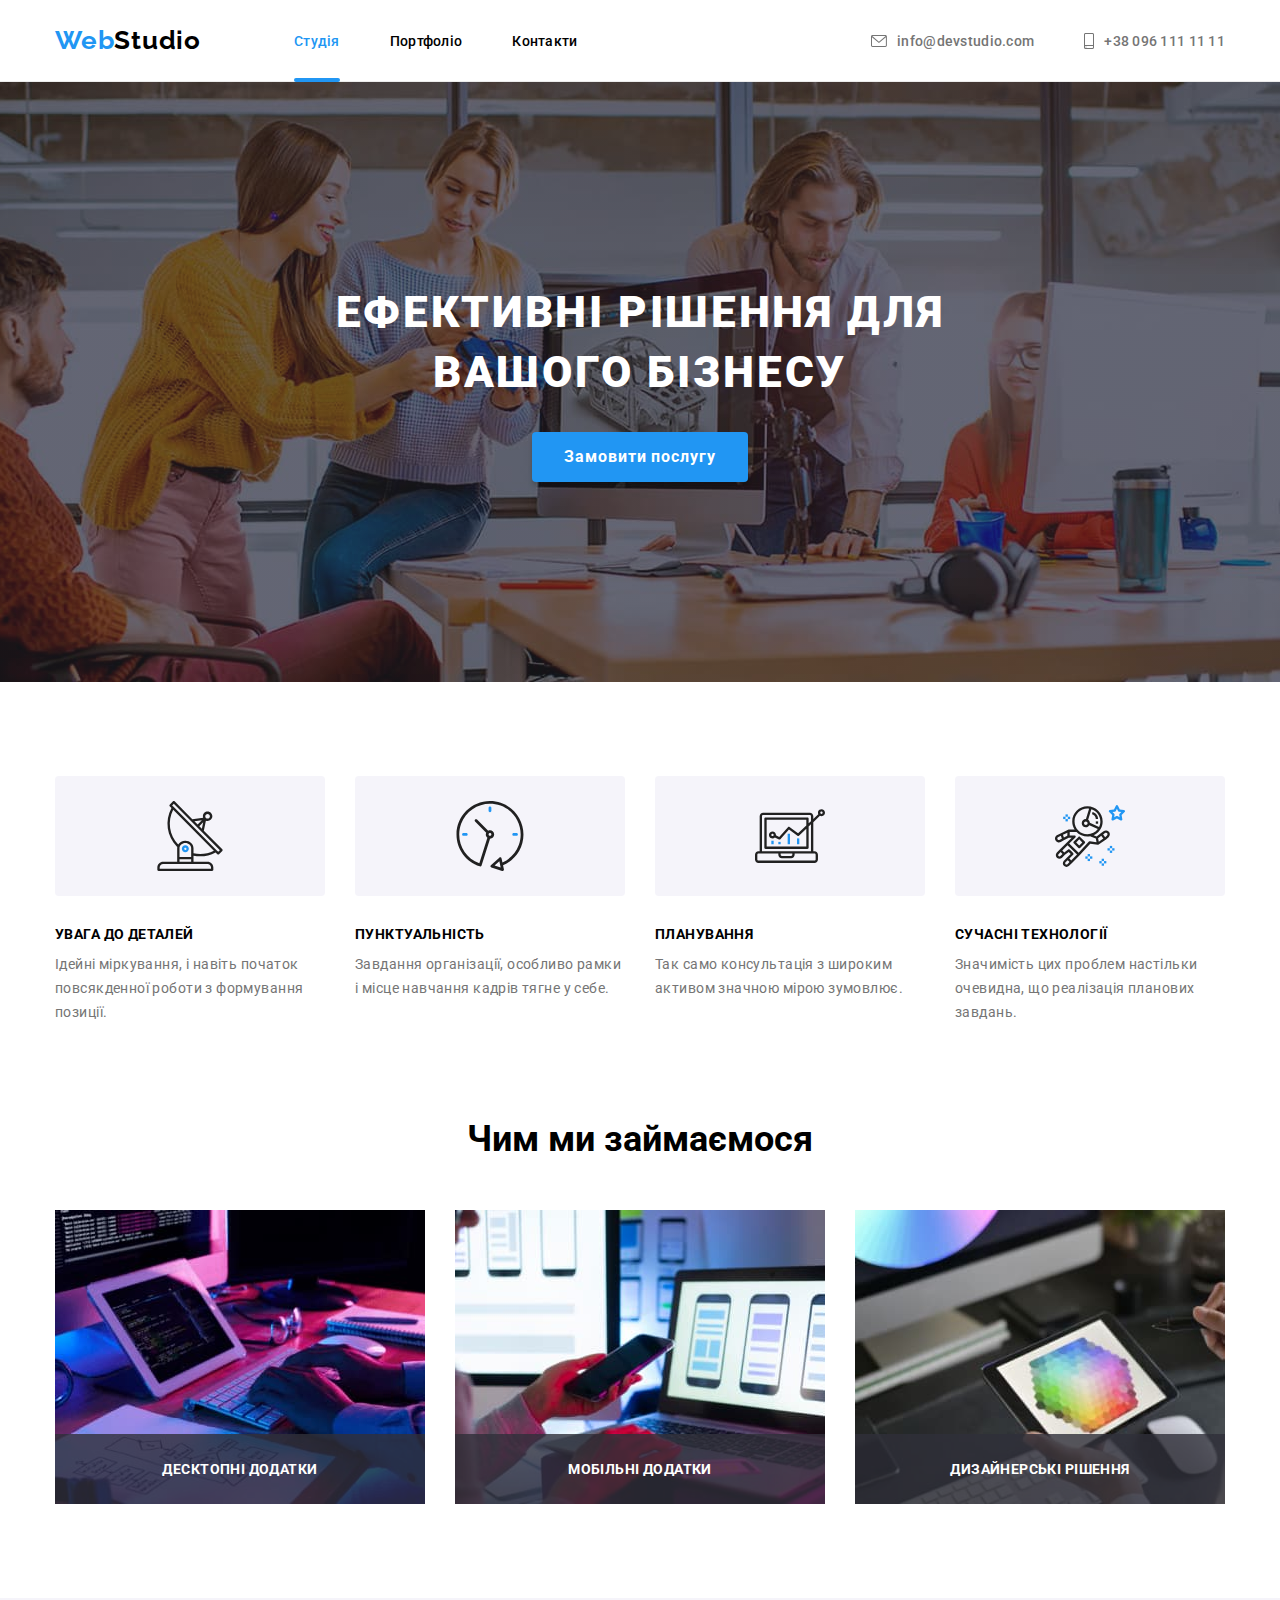
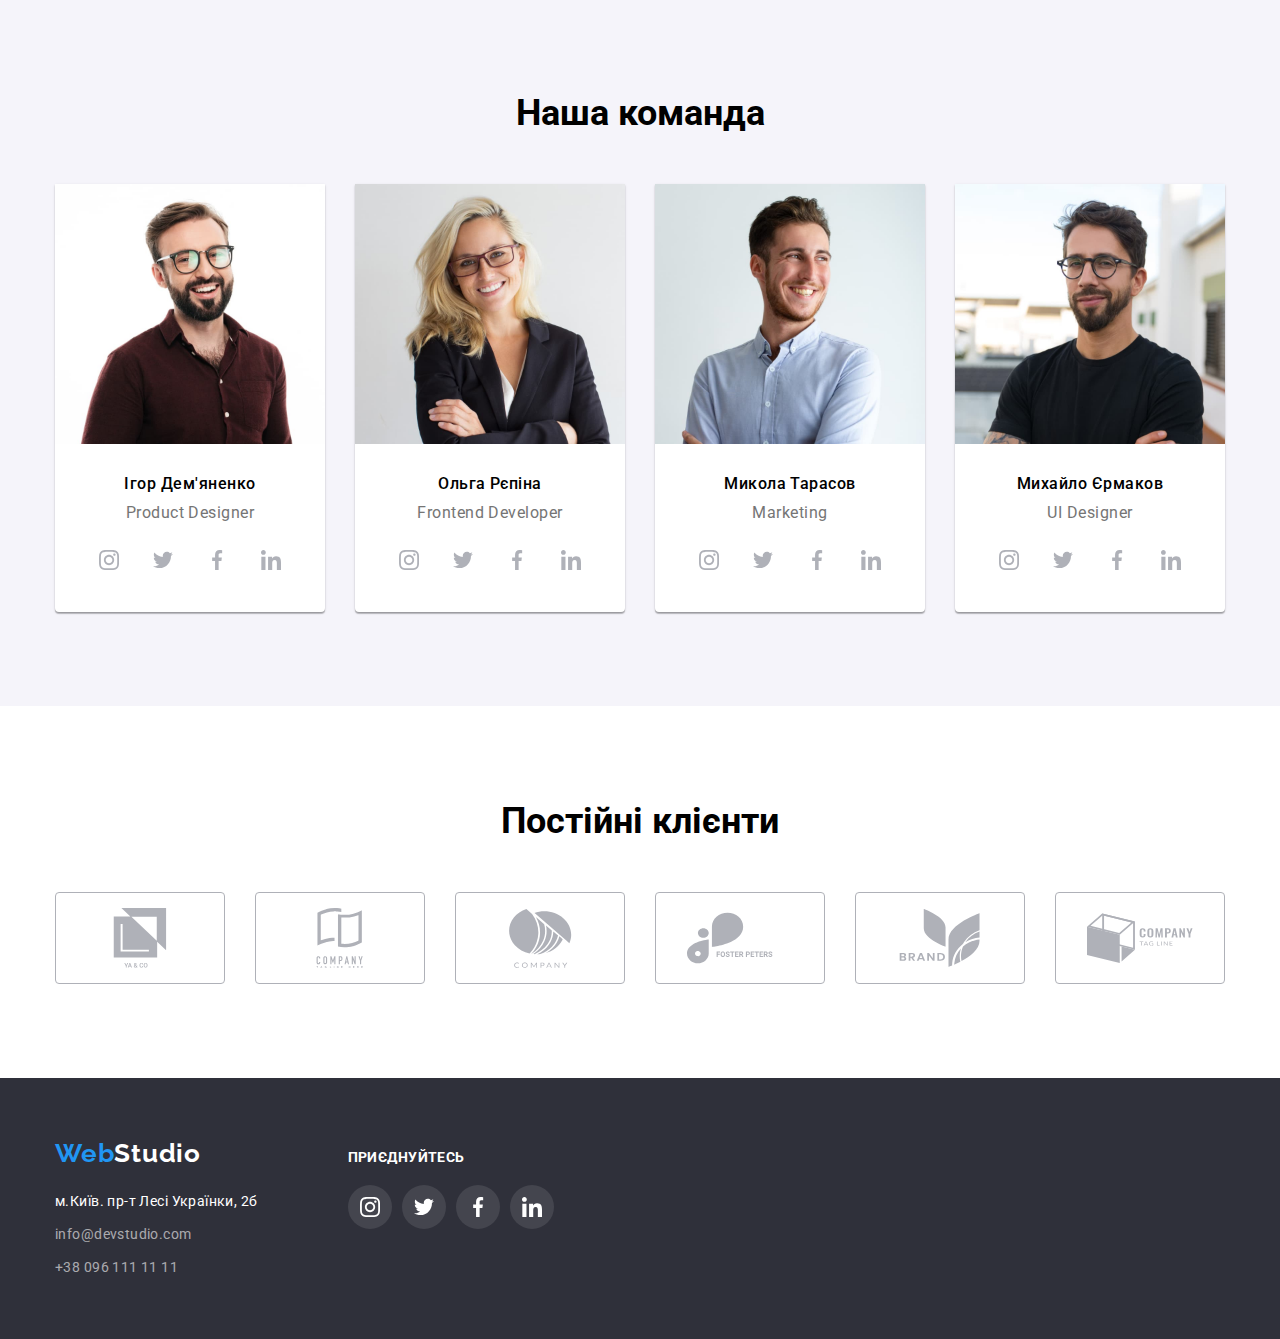
<file: index.html>
<!DOCTYPE html>
<html lang="uk">

<head>
  <meta charset="UTF-8">
  <meta http-equiv="X-UA-Compatible" content="IE=edge">
  <meta name="viewport" content="width=device-width, initial-scale=1.0">
  <link href="https://fonts.googleapis.com/css2?family=Raleway:wght@700&family=Roboto:wght@400;500;700;900&display=swap"
    rel="stylesheet">
  <link rel="stylesheet" href="https://cdnjs.cloudflare.com/ajax/libs/modern-normalize/1.1.0/modern-normalize.min.css">
  <link rel="stylesheet" href="css/styles.css">
  <title>WebStudio</title>
</head>

<body>
  <!-- HEADER -->
  <header class="header">
    <div class="header__container _container">
      <nav class="header__menu menu">
        <a href="/" class="logo__link logo"><span>Web</span>Studio</a>
        <ul class="menu__list">
          <li class="menu__item"><a href="#" class="menu__link active">Студія</a></li>
          <li class="menu__item"><a href="portfolio.html" class="menu__link">Портфоліо</a></li>
          <li class="menu__item"><a href="#" class="menu__link">Контакти</a></li>
        </ul>
      </nav>
      <ul class="header__contacts">
        <li class="header-contacts__item"><a href="mailto:info@devstudio.com" class="header-contacts__link link--mail">
            <svg class="contacts__icon icon--mail" width="16px" height="12px">
              <use href="./images/icons.svg#envelope"></use>
            </svg>
            info@devstudio.com</a></li>
        <li class="header-contacts__item"><a href="tel:+380961111111" class="header-contacts__link link--tel">
            <svg class="contacts__icon icon--tel" width="10px" height="16px">
              <use href="./images/icons.svg#smartphone"></use>
            </svg>+38 096
            111 11 11</a></li>
      </ul>
    </div>
  </header>
  <!-- /HEADER -->

  <!-- MAIN -->
  <main class="page">
    <!-- INTRO -->
    <section class="intro">
      <div class="intro__container _container">
        <h1 class="intro__title">Ефективні рішення для<br> вашого бізнесу</h1>
        <button type="button" class="intro__button" data-modal-open>Замовити послугу</button>
      </div>
    </section>
    <!-- ADVANTAGES -->
    <section class="section advantages">
      <div class="advantages__container _container">
        <h2 class="advantages__title--hidden title-block">Принцип роботи</h2>
        <ul class="advantages__list">
          <li class="advantages__item advantages__item--antenna">
            <h3 class="advantages__subtitle">УВАГА ДО ДЕТАЛЕЙ</h3>
            <p class="advantages__text">Ідейні міркування, і навіть початок повсякденної роботи з формування позиції.
            </p>
          </li>
          <li class="advantages__item advantages__item--clock">
            <h3 class="advantages__subtitle">ПУНКТУАЛЬНІСТЬ</h3>
            <p class="advantages__text">Завдання організації, особливо рамки і місце навчання кадрів тягне у себе.</p>
          </li>
          <li class="advantages__item advantages__item--diagram">
            <h3 class="advantages__subtitle">ПЛАНУВАННЯ</h3>
            <p class="advantages__text">Так само консультація з широким активом значною мірою зумовлює.</p>
          </li>
          <li class="advantages__item advantages__item--astronaut">
            <h3 class="advantages__subtitle">СУЧАСНІ ТЕХНОЛОГІЇ</h3>
            <p class="advantages__text">Значимість цих проблем настільки очевидна, що реалізація планових завдань.</p>
          </li>
        </ul>
      </div>
    </section>
    <!-- What-We-Do -->
    <section class="section whatwedo">
      <div class="whatwedo__container _container">
        <h2 class="whatwedo__title title-block">Чим ми займаємося</h2>
        <ul class="whatwedo__gallery gallery">
          <li class="whatwedo__item">
            <img src="images/whatwedo/whatwedo_img1.jpg" alt="людина працює за комп'ютером" width="370">
            <div class="whatwedo__overlay">
              <p class="whatwedo__text">Десктопні додатки</p>
            </div>
          </li>
          <li class="whatwedo__item">
            <img src="images/whatwedo/whatwedo_img2.jpg" alt="жінка розробляє макет в ноутбуці" width="370">
            <div class="whatwedo__overlay">
              <p class="whatwedo__text">Мобільні додатки</p>
            </div>
          </li>
          <li class="whatwedo__item">
            <img src="images/whatwedo/whatwedo_img3.jpg" alt="жінка дивиться палітру кольорів в планшеті" width="370">
            <div class="whatwedo__overlay">
              <p class="whatwedo__text">Дизайнерські рішення</p>
            </div>
          </li>
        </ul>
      </div>
    </section>
    <!-- TEAM -->
    <section class="section team">
      <div class="team__container _container">
        <h2 class="team__title title-block">Наша команда</h2>
        <ul class="team__list">
          <li class="team__item item-team">
            <img src="images/team/Product Designer.jpg" width="270" alt="фотографія Ігора">
            <div class="item-team__content">
              <h3 class="item-team__title">Ігор Дем'яненко</h3>
              <p class="item-team__text" lang="en">Product Designer</p>
              <ul class="team-icon__list">
                <li class="team-icon__item">
                  <a class="team-icon__link" href="#" target="_blank">
                    <svg class="team__icon icon--instagram" width="20px" height="20px">
                      <use href="./images/icons.svg#instagram"></use>
                    </svg>
                  </a>
                </li>
                <li class="team-icon__item">
                  <a class="team-icon__link" href="#" target="_blank">
                    <svg class="team__icon icon--twitter" width="20px" height="20px">
                      <use href="./images/icons.svg#twitter"></use>
                    </svg>
                  </a>
                </li>
                <li class="team-icon__item">
                  <a class="team-icon__link" href="#" target="_blank">
                    <svg class="team__icon icon--facebook" width="20" height="20">
                      <use href="./images/icons.svg#facebook"></use>
                    </svg>
                  </a>
                </li>
                <li class="team-icon__item">
                  <a class="team-icon__link" href="#" target="_blank">
                    <svg class="team__icon icon--linkedin" width="20px" height="20px">
                      <use href="./images/icons.svg#linkedin"></use>
                    </svg>
                  </a>
                </li>
              </ul>
            </div>
          </li>
          <li class="team__item item-team">
            <img src="images/team/Frontend Developer.jpg" width="270" alt="фотографія Ольгі">
            <div class="item-team__content">
              <h3 class="item-team__title">Ольга Рєпіна</h3>
              <p class="item-team__text" lang="en">Frontend Developer</p>
              <ul class="team-icon__list">
                <li class="team-icon__item">
                  <a class="team-icon__link" href="#" target="_blank">
                    <svg class="team__icon icon--instagram" width="20px" height="20px">
                      <use href="./images/icons.svg#instagram"></use>
                    </svg>
                  </a>
                </li>
                <li class="team-icon__item">
                  <a class="team-icon__link" href="#" target="_blank">
                    <svg class="team__icon icon--twitter" width="20px" height="20px">
                      <use href="./images/icons.svg#twitter"></use>
                    </svg>
                  </a>
                </li>
                <li class="team-icon__item">
                  <a class="team-icon__link" href="#" target="_blank">
                    <svg class="team__icon icon--facebook" width="20" height="20">
                      <use href="./images/icons.svg#facebook"></use>
                    </svg>
                  </a>
                </li>
                <li class="team-icon__item">
                  <a class="team-icon__link" href="#" target="_blank">
                    <svg class="team__icon icon--linkedin" width="20px" height="20px">
                      <use href="./images/icons.svg#linkedin"></use>
                    </svg>
                  </a>
                </li>
              </ul>
            </div>
          </li>
          <li class="team__item item-team">
            <img src="images/team/Marketing.jpg" width="270" alt="фотографія Миколи">
            <div class="item-team__content">
              <h3 class="item-team__title">Микола Тарасов</h3>
              <p class="item-team__text" lang="en">Marketing</p>
              <ul class="team-icon__list">
                <li class="team-icon__item">
                  <a class="team-icon__link" href="#" target="_blank">
                    <svg class="team__icon icon--instagram" width="20px" height="20px">
                      <use href="./images/icons.svg#instagram"></use>
                    </svg>
                  </a>
                </li>
                <li class="team-icon__item">
                  <a class="team-icon__link" href="#" target="_blank">
                    <svg class="team__icon icon--twitter" width="20px" height="20px">
                      <use href="./images/icons.svg#twitter"></use>
                    </svg>
                  </a>
                </li>
                <li class="team-icon__item">
                  <a class="team-icon__link" href="#" target="_blank">
                    <svg class="team__icon icon--facebook" width="20" height="20">
                      <use href="./images/icons.svg#facebook"></use>
                    </svg>
                  </a>
                </li>
                <li class="team-icon__item">
                  <a class="team-icon__link" href="#" target="_blank">
                    <svg class="team__icon icon--linkedin" width="20px" height="20px">
                      <use href="./images/icons.svg#linkedin"></use>
                    </svg>
                  </a>
                </li>
              </ul>
            </div>
          </li>
          <li class="team__item item-team">
            <img src="images/team/UI Designer.jpg" width="270" alt="фотографія Михайла">
            <div class="item-team__content">
              <h3 class="item-team__title">Михайло Єрмаков</h3>
              <p class="item-team__text" lang="en">UI Designer</p>
              <ul class="team-icon__list">
                <li class="team-icon__item">
                  <a class="team-icon__link" href="#" target="_blank">
                    <svg class="team__icon icon--instagram" width="20px" height="20px">
                      <use href="./images/icons.svg#instagram"></use>
                    </svg>
                  </a>
                </li>
                <li class="team-icon__item">
                  <a class="team-icon__link" href="#" target="_blank">
                    <svg class="team__icon icon--twitter" width="20px" height="20px">
                      <use href="./images/icons.svg#twitter"></use>
                    </svg>
                  </a>
                </li>
                <li class="team-icon__item">
                  <a class="team-icon__link" href="#" target="_blank">
                    <svg class="team__icon icon--facebook" width="20" height="20">
                      <use href="./images/icons.svg#facebook"></use>
                    </svg>
                  </a>
                </li>
                <li class="team-icon__item">
                  <a class="team-icon__link" href="#" target="_blank">
                    <svg class="team__icon icon--linkedin" width="20px" height="20px">
                      <use href="./images/icons.svg#linkedin"></use>
                    </svg>
                  </a>
                </li>
              </ul>
            </div>
          </li>
        </ul>
      </div>
    </section>
    <section class="clients section">
      <div class="clients__container _container">
        <h2 class="clients__title title-block">Постійні клієнти</h2>
        <ul class="clients__list">
          <li class="clients__item">
            <a class="clients__link" href="#" target="_blank">
              <svg class="clients__icon" width="106" height="60">
                <use href="./images/icons.svg#ya-co"></use>
              </svg>
            </a>
          </li>
          <li class="clients__item">
            <a class="clients__link" href="#" target="_blank">
              <svg class="clients__icon" width="106" height="60">
                <use href="./images/icons.svg#tagline"></use>
              </svg>
            </a>
          </li>
          <li class="clients__item">
            <a class="clients__link" href="#" target="_blank">
              <svg class="clients__icon" width="106" height="60">
                <use href="./images/icons.svg#company"></use>
              </svg>
            </a>
          </li>
          <li class="clients__item">
            <a class="clients__link" href="#" target="_blank">
              <svg class="clients__icon" width="106" height="60">
                <use href="./images/icons.svg#foster"></use>
              </svg>
            </a>
          </li>
          <li class="clients__item">
            <a class="clients__link" href="#" target="_blank">
              <svg class="clients__icon" width="106" height="60">
                <use href="./images/icons.svg#brand"></use>
              </svg>
            </a>
          </li>
          <li class="clients__item">
            <a class="clients__link" href="#" target="_blank">
              <svg class="clients__icon" width="106" height="60">
                <use href="./images/icons.svg#tag-line"></use>
              </svg>
            </a>
          </li>
        </ul>
      </div>
    </section>
  </main>
  <!-- /MAIN -->
  <footer class="footer">
    <div class="footer__container _container">
      <div class="footer__info">
        <a href="/" class="footer-logo logo__link "><span>Web</span>Studio</a>
        <address class="footer__address address">
          <ul class="address__list">
            <li><a href="https://goo.gl/maps/fDBCQv3pAZJWur3u7" target="_blank" rel="noreferrer noopener nofollow"
                class="address__link--white">м.Київ. пр-т Лесі Українки, 2б</a></li>
            <li><a href="mailto:info@devstudio.com" class="address__link">info@devstudio.com</a><br /></li>
            <li><a href="tel:+380961111111" class="address__link">+38 096 111 11 11</a></li>
          </ul>
        </address>
      </div>
      <div class="footer__socials socials">
        <p class="socials__title">приєднуйтесь</з>
        <ul class="socials__list">
          <li class="socials__item">
            <a class="socials__link" href="#" target="_blank">
              <svg class="socials__icon" width="20" height="20">
                <use href="./images/icons.svg#instagram"></use>
              </svg>
            </a>
          </li>
          <li class="socials__item">
            <a class="socials__link" href="#" target="_blank">
              <svg class="socials__icon" width="20" height="20">
                <use href="./images/icons.svg#twitter"></use>
              </svg>
            </a>
          </li>
          <li class="socials__item">
            <a class="socials__link" href="#" target="_blank">
              <svg class="socials__icon" width="20" height="20">
                <use href="./images/icons.svg#facebook"></use>
              </svg>
            </a>
          </li>
          <li class="socials__item">
            <a class="socials__link" href="#" target="_blank">
              <svg class="socials__icon" width="20" height="20">
                <use href="./images/icons.svg#linkedin"></use>
              </svg>
            </a>
          </li>
        </ul>
      </div>
    </div>
  </footer>
  <div class="backdrop backdrop--hidden" data-modal>
    <div class="backdrop__modal modal">
      <button class="modal__btn" type="button" data-modal-close></button>
    </div>
  </div>
  <script src="./js/modal.js"></script>
</body>

</html>
</file>
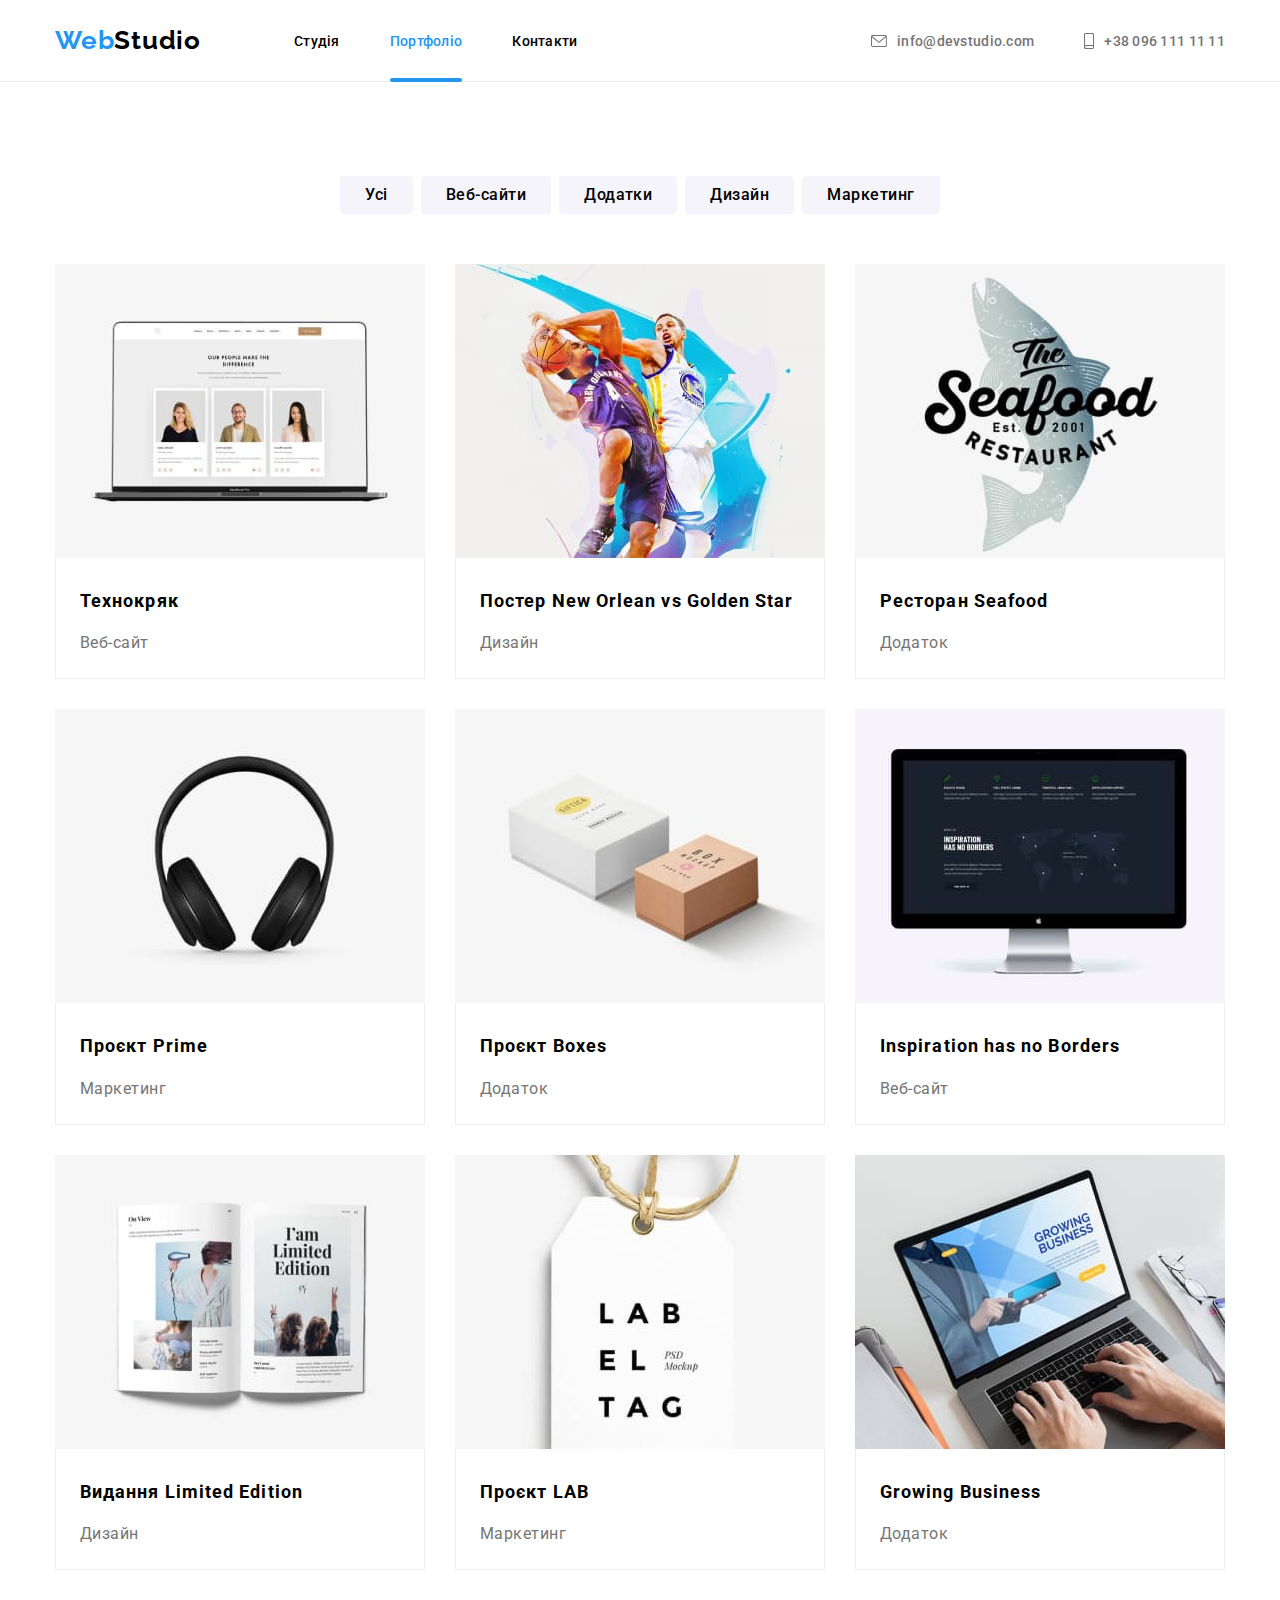
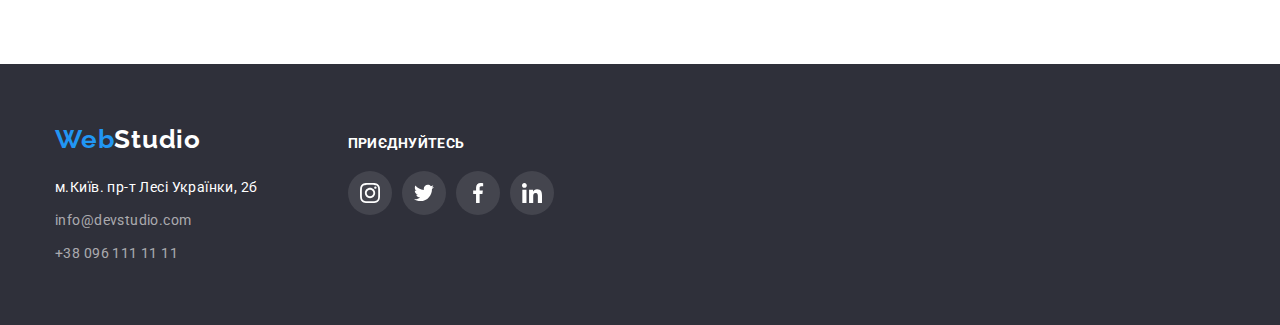
<file: portfolio.html>
<!DOCTYPE html>
<html lang="uk">

<head>
  <meta charset="UTF-8">
  <meta http-equiv="X-UA-Compatible" content="IE=edge">
  <meta name="viewport" content="width=device-width, initial-scale=1.0">
  <link href="https://fonts.googleapis.com/css2?family=Raleway:wght@700&family=Roboto:wght@400;500;700;900&display=swap"
    rel="stylesheet">
  <link rel="stylesheet" href="https://cdnjs.cloudflare.com/ajax/libs/modern-normalize/1.1.0/modern-normalize.min.css">
  <link rel="stylesheet" href="css/styles.css">
  <title>WebStudio/portfolio</title>
</head>

<body>
  <header class="header">
    <div class="header__container _container">
      <nav class="header__menu menu">
        <a href="./index.html" class="logo__link logo"><span>Web</span>Studio</a>
        <ul class="menu__list">
          <li class="menu__item"><a href="./index.html" class="menu__link">Студія</a></li>
          <li class="menu__item"><a href="#" class="menu__link active">Портфоліо</a></li>
          <li class="menu__item"><a href="#" class="menu__link">Контакти</a></li>
        </ul>
      </nav>
      <ul class="header__contacts">
        <li class="header-contacts__item"><a href="mailto:info@devstudio.com" class="header-contacts__link link--mail">
            <svg class="contacts__icon icon--mail" width="16px" height="12px">
              <use href="./images/icons.svg#envelope"></use>
            </svg>
            info@devstudio.com</a></li>
        <li class="header-contacts__item"><a href="tel:+380961111111" class="header-contacts__link link--tel">
            <svg class="contacts__icon icon--tel" width="10px" height="16px">
              <use href="./images/icons.svg#smartphone"></use>
            </svg>+38 096
            111 11 11</a></li>
      </ul>
    </div>
  </header>

  <main class="page__portfolio portfolio">
    <section class="ourworks section">
      <div class="ourworks__container _container">
        <h2 class="ourworks__title--hidden title-block">Наші роботи</h2>
        <ul class="ourworks-list__buttons buttons">
          <li class="buttons__item"><button class="btn" type="button">Усі</button></li>
          <li class="buttons__item"><button class="btn" type="button">Веб-сайти</button></li>
          <li class="buttons__item"><button class="btn" type="button">Додатки</button></li>
          <li class="buttons__item"><button class="btn" type="button">Дизайн</button></li>
          <li class="buttons__item"><button class="btn" type="button">Маркетинг</button></li>
        </ul>

        <ul class="ourworks-cards__list">
          <li class="ourworks-card__item">
            <a class="ourworks-card__link" href="#" target="_blank">
              <div class="ourworks-card__overlay">
                <img class="ourworks-card__img" src="images/portfolio/portfolio1.jpg" alt="Технокряк" width="370">
                <p class="overlay-card__text">
                  Ресурс пропонує комплексні пропозиції з різним рівнем функціоналу та сервісів. Все це дозволить
                  відвідувачу отримати вичерпні відомості про компанію чи приватну особу.
                </p>
              </div>
              <div class="ourworks-card__content">
                <h3 class="ourworks-card__title">Технокряк</h3>
                <p class="ourworks-card__text">Веб-сайт</p>
              </div>
            </a>
          </li>
          <li class="ourworks-card__item">
            <a class="ourworks-card__link" href="#" target="_blank">
              <div class="ourworks-card__overlay">
                <img class="ourworks-card__img" src="images/portfolio/portfolio2.jpg"
                  alt="Постер New Orlean vs Golden Starspan" width="370">
                <p class="overlay-card__text">
                  Ресурс пропонує комплексні пропозиції з різним рівнем функціоналу та сервісів. Все це дозволить
                  відвідувачу отримати вичерпні відомості про компанію чи приватну особу.
                </p>
              </div>
              <div class="ourworks-card__content">
                <h3 class="ourworks-card__title">Постер <span lang="en">New Orlean vs Golden Star</span></h3>
                <p class="ourworks-card__text">Дизайн</p>
              </div>
            </a>
          </li>
          <li class="ourworks-card__item">
            <a class="ourworks-card__link" href="#" target="_blank">
              <div class="ourworks-card__overlay">
                <img class="ourworks-card__img" src="images/portfolio/portfolio3.jpg" alt="Ресторан Seafood"
                  width="370">
                <p class="overlay-card__text">
                  Ресурс пропонує комплексні пропозиції з різним рівнем функціоналу та сервісів. Все це дозволить
                  відвідувачу отримати вичерпні відомості про компанію чи приватну особу.
                </p>
              </div>
              <div class="ourworks-card__content">
                <h3 class="ourworks-card__title">Ресторан <span lang="en">Seafood</span></h3>
                <p class="ourworks-card__text">Додаток</p>
              </div>
            </a>
          </li>
          <li class="ourworks-card__item">
            <a class="ourworks-card__link" href="#" target="_blank">
              <div class="ourworks-card__overlay">
                <img class="ourworks-card__img" src="images/portfolio/portfolio4.jpg" alt="" width="370">
                <p class="overlay-card__text">
                  Ресурс пропонує комплексні пропозиції з різним рівнем функціоналу та сервісів. Все це дозволить
                  відвідувачу отримати вичерпні відомості про компанію чи приватну особу.
                </p>
              </div>
              <div class="ourworks-card__content">
                <h3 class="ourworks-card__title">Проєкт <span lang="en">Prime</span></h3>
                <p class="ourworks-card__text">Маркетинг</p>
              </div>
            </a>
          </li>
          <li class="ourworks-card__item">
            <a class="ourworks-card__link" href="#" target="_blank">
              <div class="ourworks-card__overlay">
                <img class="ourworks-card__img" src="images/portfolio/portfolio5.jpg" alt="Проєкт Boxes" width="370">
                <p class="overlay-card__text">
                  Ресурс пропонує комплексні пропозиції з різним рівнем функціоналу та сервісів. Все це дозволить
                  відвідувачу отримати вичерпні відомості про компанію чи приватну особу.
                </p>
              </div>
              <div class="ourworks-card__content">
                <h3 class="ourworks-card__title">Проєкт <span lang="en">Boxes</span></h3>
                <p class="ourworks-card__text">Додаток</p>
              </div>
            </a>
          </li>
          <li class="ourworks-card__item">
            <a class="ourworks-card__link" href="#" target="_blank">
              <div class="ourworks-card__overlay">
                <img class="ourworks-card__img" src="images/portfolio/portfolio6.jpg" alt="Inspiration has no Borders"
                  width="370">
                <p class="overlay-card__text">
                  Ресурс пропонує комплексні пропозиції з різним рівнем функціоналу та сервісів. Все це дозволить
                  відвідувачу отримати вичерпні відомості про компанію чи приватну особу.
                </p>
              </div>
              <div class="ourworks-card__content">
                <h3 class="ourworks-card__title"><span lang="en">Inspiration has no Borders</span></h3>
                <p class="ourworks-card__text">Веб-сайт</p>
              </div>
            </a>
          </li>
          <li class="ourworks-card__item">
            <a class="ourworks-card__link" href="#" target="_blank">
              <div class="ourworks-card__overlay">
                <img class="ourworks-card__img" src="images/portfolio/portfolio7.jpg" alt="Видання Limited Edition"
                  width="370">
                <p class="overlay-card__text">
                  Ресурс пропонує комплексні пропозиції з різним рівнем функціоналу та сервісів. Все це дозволить
                  відвідувачу отримати вичерпні відомості про компанію чи приватну особу.
                </p>
              </div>
              <div class="ourworks-card__content">
                <h3 class="ourworks-card__title">Видання <span lang="en">Limited Edition</span></h3>
                <p class="ourworks-card__text">Дизайн</p>
              </div>
            </a>
          </li>
          <li class="ourworks-card__item">
            <a class="ourworks-card__link" href="#" target="_blank">
              <div class="ourworks-card__overlay">
                <img class="ourworks-card__img" src="images/portfolio/portfolio8.jpg" alt="Проєкт LAB" width="370">
                <p class="overlay-card__text">
                  Ресурс пропонує комплексні пропозиції з різним рівнем функціоналу та сервісів. Все це дозволить
                  відвідувачу отримати вичерпні відомості про компанію чи приватну особу.
                </p>
              </div>
              <div class="ourworks-card__content">
                <h3 class="ourworks-card__title">Проєкт <span lang="en">LAB</span></h3>
                <p class="ourworks-card__text">Маркетинг</p>
              </div>
            </a>
          </li>
          <li class="ourworks-card__item">
            <a class="ourworks-card__link" href="#" target="_blank">
              <div class="ourworks-card__overlay">
                <img class="ourworks-card__img" src="images/portfolio/portfolio9.jpg" alt="Growing Business"
                  width="370">
                <p class="overlay-card__text">
                  Ресурс пропонує комплексні пропозиції з різним рівнем функціоналу та сервісів. Все це дозволить
                  відвідувачу отримати вичерпні відомості про компанію чи приватну особу.
                </p>
              </div>
              <div class="ourworks-card__content">
                <h3 class="ourworks-card__title"><span lang="en">Growing Business</span></h3>
                <p class="ourworks-card__text">Додаток</p>
              </div>
            </a>
          </li>
        </ul>
      </div>
    </section>
  </main>

  <footer class="footer">
    <div class="footer__container _container">
      <div class="footer__info">
        <a href="/" class="footer-logo logo__link "><span>Web</span>Studio</a>
        <address class="footer__address address">
          <ul class="address__list">
            <li><a href="https://goo.gl/maps/fDBCQv3pAZJWur3u7" target="_blank" rel="noreferrer noopener nofollow"
                class="address__link--white">м.Київ. пр-т Лесі Українки, 2б</a></li>
            <li><a href="mailto:info@devstudio.com" class="address__link">info@devstudio.com</a><br /></li>
            <li><a href="tel:+380961111111" class="address__link">+38 096 111 11 11</a></li>
          </ul>
        </address>
      </div>
      <div class="footer__socials socials">
        <p class="socials__title">приєднуйтесь</з>
        <ul class="socials__list">
          <li class="socials__item">
            <a class="socials__link" href="#" target="_blank">
              <svg class="socials__icon" width="20" height="20">
                <use href="./images/icons.svg#instagram"></use>
              </svg>
            </a>
          </li>
          <li class="socials__item">
            <a class="socials__link" href="#" target="_blank">
              <svg class="socials__icon" width="20" height="20">
                <use href="./images/icons.svg#twitter"></use>
              </svg>
            </a>
          </li>
          <li class="socials__item">
            <a class="socials__link" href="#" target="_blank">
              <svg class="socials__icon" width="20" height="20">
                <use href="./images/icons.svg#facebook"></use>
              </svg>
            </a>
          </li>
          <li class="socials__item">
            <a class="socials__link" href="#" target="_blank">
              <svg class="socials__icon" width="20" height="20">
                <use href="./images/icons.svg#linkedin"></use>
              </svg>
            </a>
          </li>
        </ul>
      </div>
    </div>
  </footer>
</body>

</html>
</file>
<file: css/styles.css>
a {
  text-decoration: none;
}

ul,
ol,
li {
  list-style: none;
  margin: 0;
  padding: 0;
}

img {
  display: block;
}

button {
  cursor: pointer;
}

h1,
h2,
h3,
h4,
h5,
h6,
p {
  margin: 0;
}

body {
  font-size: 14px;
  color: var(--black-text-colot);
  font-family: Roboto, sans-serif;
}

/* ----------VARIABLES------------------------- */
:root {
  --white-base-color: #fff;
  --third-background-color: #f5f4fa;
  --black-background-color: #2F303A;
  --black-text-color: #212121;
  --grey-text-color: #757575;
  --white-alfa-color: rgba(255, 255, 255, 0.6);
  --blue-accent-color: #2196F3;
}

/* ----------CONTAINRT-------------------------- */
._container {
  max-width: 1200px;
  margin: 0 auto;
  padding: 0 15px;
}

/* ------------SECTION----------------------*/
.section {
  padding: 94px 0;
}

/* ----------TITLE-BLOCK---------------------- */
.title-block {
  font-weight: 700;
  font-size: 36px;
  line-height: calc(42 / 36);
  text-align: center;
  margin-bottom: 50px;
}

/* --------HEADER--------------------------------- */
.header {
  border-bottom: 1px solid #ECECEC;
}

.header__container {
  display: flex;
  align-items: center;
}

.header__menu {
  display: flex;
  align-items: center;
}

.logo {
  font-family: Raleway, sans-serif;
  font-weight: 700;
  font-size: 26px;
  line-height: calc(31 / 26);
  letter-spacing: 0.03em;
  padding: 25px 0;
}

.logo:not(:last-child) {
  margin: 0 93px 0 0;
}

.logo__link {
  color: #000;
}

.logo__link span {
  color: var(--blue-accent-color);
}

.menu__list {
  display: flex;
  align-items: center;
}

.menu__item:not(:last-child) {
  margin: 0 50px 0 0;
}

.menu__link {
  display: block;
  padding: 32px 0;
  color: inherit;
  font-weight: 500;
  letter-spacing: 0.02em;
  line-height: calc(16 / 14);
  transition-property: color;
  transition-duration: 250ms;
  transition-timing-function: cubic-bezier(0.4, 0, 0.2, 1);
}

.menu__link:hover {
  color: var(--blue-accent-color);
}

.active {
  color: var(--blue-accent-color);
  position: relative;
}

.active::after {
  position: absolute;
  bottom: -1px;
  left: 0;
  content: '';
  width: 100%;
  height: 4px;
  background: var(--blue-accent-color);
  border-radius: 2px;
  display: block;
}

.header__contacts {
  display: flex;
  margin-left: auto;
}

.header-contacts__link {
  display: flex;
  align-items: center;
  column-gap: 10px;
  color: var(--grey-text-color);
  letter-spacing: 0.02em;
  font-weight: 500;
  line-height: calc(16 / 14);
  padding: 32px 0;
  transition-property: color;
  transition-duration: 250ms;
  transition-timing-function: cubic-bezier(0.4, 0, 0.2, 1);
}

.header__contacts>li:not(:last-child) {
  margin: 0 50px 0 0px;
}

.header-contacts__link:hover,
.header-contacts__link:focus {
  color: var(--blue-accent-color);
}

.contacts__icon {
  fill: currentColor;
}

/* --------INTRO-------------------------------------------- */
.intro {
  margin: 0 auto;
  max-width: 1600px;
  padding: 200px 0;
  text-align: center;
  background: var(--black-background-color);
  background-image: linear-gradient(to right,
      rgba(47, 48, 58, 0.4),
      rgba(47, 48, 58, 0.4)), url(../images/bg/intro-bg__Img.jpg);
  background-repeat: no-repeat;
  background-position: center;
}

.intro__title {
  color: var(--white-base-color);
  text-transform: uppercase;
  letter-spacing: 0.06em;
  font-weight: 900;
  font-size: 44px;
  line-height: calc(60 / 44);
  margin: 0 0 30px 0;
}

.intro__button {
  color: var(--white-base-color);
  background-color: var(--blue-accent-color);
  min-width: 216px;
  padding: 10px 32px;
  box-shadow: 0px 4px 4px rgba(0, 0, 0, 0.15);
  border-radius: 4px;
  font-weight: 700;
  font-size: 16px;
  font-family: inherit;
  line-height: calc(30 / 16);
  letter-spacing: 0.06em;
  border: none;
}

.backdrop {
  position: absolute;
  top: 0;
  left: 0;
  width: 100%;
  height: 100%;
  background: rgba(0, 0, 0, 0.2);
  transition-property: opacity, transform, visibility;
  transition-duration: 250ms;
  transition-timing-function: cubic-bezier(0.4, 0, 0.2, 1);
}

.backdrop--hidden {
  transform: scale(0.50);
  opacity: 0;
  pointer-events: none;
  visibility: hidden
}

.backdrop__modal {
  position: absolute;
  top: 50%;
  left: 50%;
  width: 528px;
  height: 581px;
  transform: translate(-50%, -50%);
  background-color: var(--white-base-color);
  box-shadow: 0px 1px 3px rgba(0, 0, 0, 0.12), 0px 1px 1px rgba(0, 0, 0, 0.14), 0px 2px 1px rgba(0, 0, 0, 0.2);
  border-radius: 4px;
}

.modal__btn {
  position: absolute;
  top: 8px;
  right: 8px;
  width: 30px;
  height: 30px;
  border: 1px solid rgba(0, 0, 0, 0.1);
  border-radius: 50%;
}

.modal__btn::before {
  position: absolute;
  top: 13px;
  left: 4px;
  content: '';
  width: 20px;
  height: 3px;
  background: #000;
  transition-property: transform, background-color;
  transition-duration: 250ms;
  transition-timing-function: cubic-bezier(0.4, 0, 0.2, 1);
}

.modal__btn::after {
  position: absolute;
  top: 13px;
  left: 4px;
  content: '';
  width: 20px;
  height: 3px;
  background: #000;
  transition-property: transform, background-color;
  transition-duration: 250ms;
  transition-timing-function: cubic-bezier(0.4, 0, 0.2, 1);
}

.modal__btn:focus::before,
.modal__btn:hover::before {
  transform: rotate(45deg);
  background-color: var(--blue-accent-color);
  top: 13px;
  left: 4px;
}

.modal__btn:focus::after,
.modal__btn:hover::after {
  background-color: var(--blue-accent-color);
  transform: rotate(-45deg);
  top: 13px;
  left: 4px;
}

/* ------------ADVANTAGES--------------------------------------- */

.advantages__title--hidden {
  position: absolute;
  width: 1px;
  height: 1px;
  margin: -1px;
  padding: 0;
  overflow: hidden;
  border: 0;
  clip: rect(0 0 0 0);
}

.advantages__list {
  display: flex;
  gap: 30px;
}

.advantages__item {
  flex: 1 1 25%;
  max-width: 270px;
}

.advantages__item::before {
  content: '';
  display: block;
  height: 120px;
  margin-bottom: 30px;
  background-color: var(--third-background-color);
  background-repeat: no-repeat;
  background-position: center;
  border-radius: 4px;
}

.advantages__item--antenna::before {
  background-image: url(../images/bg-svg/antenna.svg);
}

.advantages__item--clock::before {
  background-image: url(../images/bg-svg/clock.svg);
}

.advantages__item--diagram::before {
  background-image: url(../images/bg-svg/diagram.svg);
}

.advantages__item--astronaut::before {
  background-image: url(../images/bg-svg/astronaut.svg);
}

.advantages__subtitle {
  font-size: 14px;
  margin-bottom: 10px;
  font-weight: 700;
  letter-spacing: 0.03em;
  line-height: calc(16 / 14);
  text-transform: uppercase;
}

.advantages__text {
  color: var(--grey-text-color);
  line-height: calc(24 / 14);
  letter-spacing: 0.03em;
}

/* -----------What-We-Do------------------------- */

.whatwedo {
  padding-top: 0;
}

.whatwedo__gallery {
  display: flex;
  align-items: center;
  gap: 30px;
}

.whatwedo__item {
  flex: 1 1 33.3333%;
  position: relative;
}

.whatwedo__overlay {
  position: absolute;
  bottom: 0;
  left: 0;
  width: 100%;
  height: 70px;
  display: flex;
  justify-content: center;
  align-items: center;
  background: rgba(47, 48, 58, 0.8);
}

.whatwedo__text {
  font-weight: 700;
  line-height: calc(16 / 14);
  letter-spacing: 0.03em;
  text-transform: uppercase;
  color: var(--white-base-color);
}

.whatwedo__item>img {
  display: block;
  max-width: 100%;
}

/* --------TEAM--------------------------------- */
.team {
  background: var(--third-background-color);
}

.team__list {
  display: flex;
  gap: 30px;
}

.team__item {
  flex-basis: calc((100% - 90px) / 4);
  box-shadow: 0px 1px 3px rgba(0, 0, 0, 0.12), 0px 1px 1px rgba(0, 0, 0, 0.14), 0px 2px 1px rgba(0, 0, 0, 0.2);
  border-radius: 0px 0px 4px 4px;
  background-color: var(--white-base-color)
}

.item-team>img {
  max-width: 100%;
}

.item-team__content {
  flex: 1 1 auto;
  text-align: center;
  padding: 30px 5px;
}

.item-team__title {
  font-size: 16px;
  font-weight: 500;
  line-height: calc(19 / 16);
  letter-spacing: 0.03em;
  margin-bottom: 10px;
}

.item-team__text {
  color: var(--grey-text-color);
  font-size: 16px;
  line-height: calc(19 / 16);
  letter-spacing: 0.03em;
  margin-bottom: 16px;
}

.team-icon__list {
  display: flex;
  justify-content: center;
  align-items: center;
  column-gap: 10px;
}

.team-icon__item {
  width: 44px;
  height: 44px;
}

.team-icon__link {
  display: flex;
  justify-content: center;
  align-items: center;
  border-radius: 50%;
  width: 100%;
  height: 100%;
  color: #AFB1B8;
  transition-property: color, background-color;
  transition-duration: 250ms;
  transition-timing-function: cubic-bezier(0.4, 0, 0.2, 1);
}

.team-icon__link:focus,
.team-icon__link:hover {
  color: var(--white-base-color);
  background-color: var(--blue-accent-color);
}

.team__icon {
  fill: currentColor;
}

/* --------CLIENTS-------------------------- */
.clients__list {
  display: flex;
  justify-content: center;
  flex-wrap: wrap;
  gap: 30px;
}

.clients__item {
  width: 170px;
  height: 92px;
}

.clients__link {
  display: flex;
  align-items: center;
  justify-content: center;
  border: 1px solid #AFB1B8;
  border-radius: 4px;
  color: #AFB1B8;
  width: 100%;
  height: 100%;
  transition-property: color, border;
  transition-duration: 250ms;
  transition-timing-function: cubic-bezier(0.4, 0, 0.2, 1);
}

.clients__link:focus,
.clients__link:hover {
  border: 1px solid var(--blue-accent-color);
  color: var(--blue-accent-color);
}

.clients__icon {
  fill: currentColor;
}

/* ----------FOOTER---------------------------------- */
.footer {
  background: var(--black-background-color);
  padding: 60px 0;
}

.footer__container {
  display: flex;
  align-items: baseline;
  column-gap: 90px;
}

.footer-logo {
  font-family: Raleway, sans-serif;
  font-weight: 700;
  font-size: 26px;
  line-height: calc(31 / 26);
  color: var(--white-base-color);
  letter-spacing: 0.03em;
  margin: 0 0 20px 0;
  display: inline-block;
}

.footer__address {
  font-style: normal;
  line-height: calc(24 / 14);
  letter-spacing: 0.03em;
}

.address__list>li:not(:last-child) {
  margin: 0 0 9px 0;
}

.address__link {
  color: var(--white-alfa-color);
}

.address__link--white {
  color: var(--white-base-color);
}

.address__link--white:hover,
.address__link--white:focus,
.address__link:hover,
.address__link:focus {
  color: var(--blue-accent-color);
  transition: all .3s linear;
}


.socials__title {
  font-weight: 700;
  line-height: calc(16/14);
  letter-spacing: 0.03em;
  text-transform: uppercase;
  color: var(--white-base-color);
  margin-bottom: 20px;
}

.socials__list {
  display: flex;
  align-items: center;
  column-gap: 10px;
}

.socials__item {
  width: 44px;
  height: 44px;
}

.socials__link {
  display: flex;
  justify-content: center;
  align-items: center;
  color: var(--white-base-color);
  background: rgba(255, 255, 255, 0.1);
  border-radius: 50%;
  width: 100%;
  height: 100%;
  transition-property: background-color;
  transition-duration: 250ms;
  transition-timing-function: cubic-bezier(0.4, 0, 0.2, 1);
}

.socials__link:focus,
.socials__link:hover {
  background-color: var(--blue-accent-color)
}

.socials__icon {
  fill: currentColor;
}

/* ------------/--------------------------------------- */

/* ------PAGE-PORTFOLIO---------------------------- */

.ourworks__title--hidden {
  position: absolute;
  width: 1px;
  height: 1px;
  margin: -1px;
  padding: 0;
  overflow: hidden;
  border: 0;
  clip: rect(0 0 0 0);
}

/* -------BUTTONS-------------- */
.ourworks-list__buttons {
  display: flex;
  justify-content: center;
  margin: 0 0 50px 0;
}

.buttons__item {
  flex: 0 0 auto;
}

.buttons__item:not(:last-child) {
  margin: 0 8px 0 0;
}

.buttons__item>.btn {
  font-weight: 500;
  font-size: 16px;
  line-height: calc(26 / 16);
  font-family: inherit;
  padding: 6px 25px;
  background: var(--third-background-color);
  border-radius: 4px;
  letter-spacing: 0.03em;
  border: none;
  transition-property: background-color, color, box-shadow;
  transition-duration: 250ms;
  transition-timing-function: cubic-bezier(0.4, 0, 0.2, 1);
}

.btn:hover,
.btn:focus {
  background-color: var(--blue-accent-color);
  color: var(--white-base-color);
  box-shadow: 0px 3px 1px rgba(0, 0, 0, 0.1), 0px 1px 2px rgba(0, 0, 0, 0.08), 0px 2px 2px rgba(0, 0, 0, 0.12);
}

/* ------CARDS------------------------ */

.ourworks-cards__list {
  display: flex;
  flex-wrap: wrap;
  gap: 30px;
}

.ourworks-card__item {
  flex-basis: calc((100% - 60px) / 3);
}

.ourworks-card__link {
  display: block;
  color: inherit;
  transition-property: box-shadow;
  transition-duration: 250ms;
  transition-timing-function: cubic-bezier(0.4, 0, 0.2, 1);
}

.ourworks-card__link:hover,
.ourworks-card__link:focus {
  box-shadow: 0px 1px 1px rgba(0, 0, 0, 0.12), 0px 4px 4px rgba(0, 0, 0, 0.06), 1px 4px 6px rgba(0, 0, 0, 0.16);
}

.ourworks-card__img {
  max-width: 100%;
}

.ourworks-card__content {
  padding: 20px 24px;
  border: 1px solid #eee;
  border-top: none;
}

.ourworks-card__title {
  font-weight: 700;
  font-size: 18px;
  line-height: calc(36 / 14);
  letter-spacing: 0.06em;
  margin-bottom: 4px;
}

.ourworks-card__text {
  font-size: 16px;
  line-height: calc(30 / 16);
  color: var(--grey-text-color);
  letter-spacing: 0.03em;
  background-color: #fff;
}

.ourworks-card__overlay {
  position: relative;
  width: 100%;
  height: 100%;
  overflow: hidden;
}

.overlay-card__text {
  position: absolute;
  padding: 63px 24px;
  background: rgba(33, 150, 243, 0.9);
  color: var(--white-base-color);
  font-size: 18px;
  line-height: calc(28 / 18);
  letter-spacing: 0.03em;
  transform: translateY(0);
  transition-property: transform;
  transition-duration: 250ms;
  transition-timing-function: cubic-bezier(0.4, 0, 0.2, 1);
}

.ourworks-card__link:hover .overlay-card__text,
.ourworks-card__link:focus .overlay-card__text {
  transform: translateY(-100%);
}
</file>
